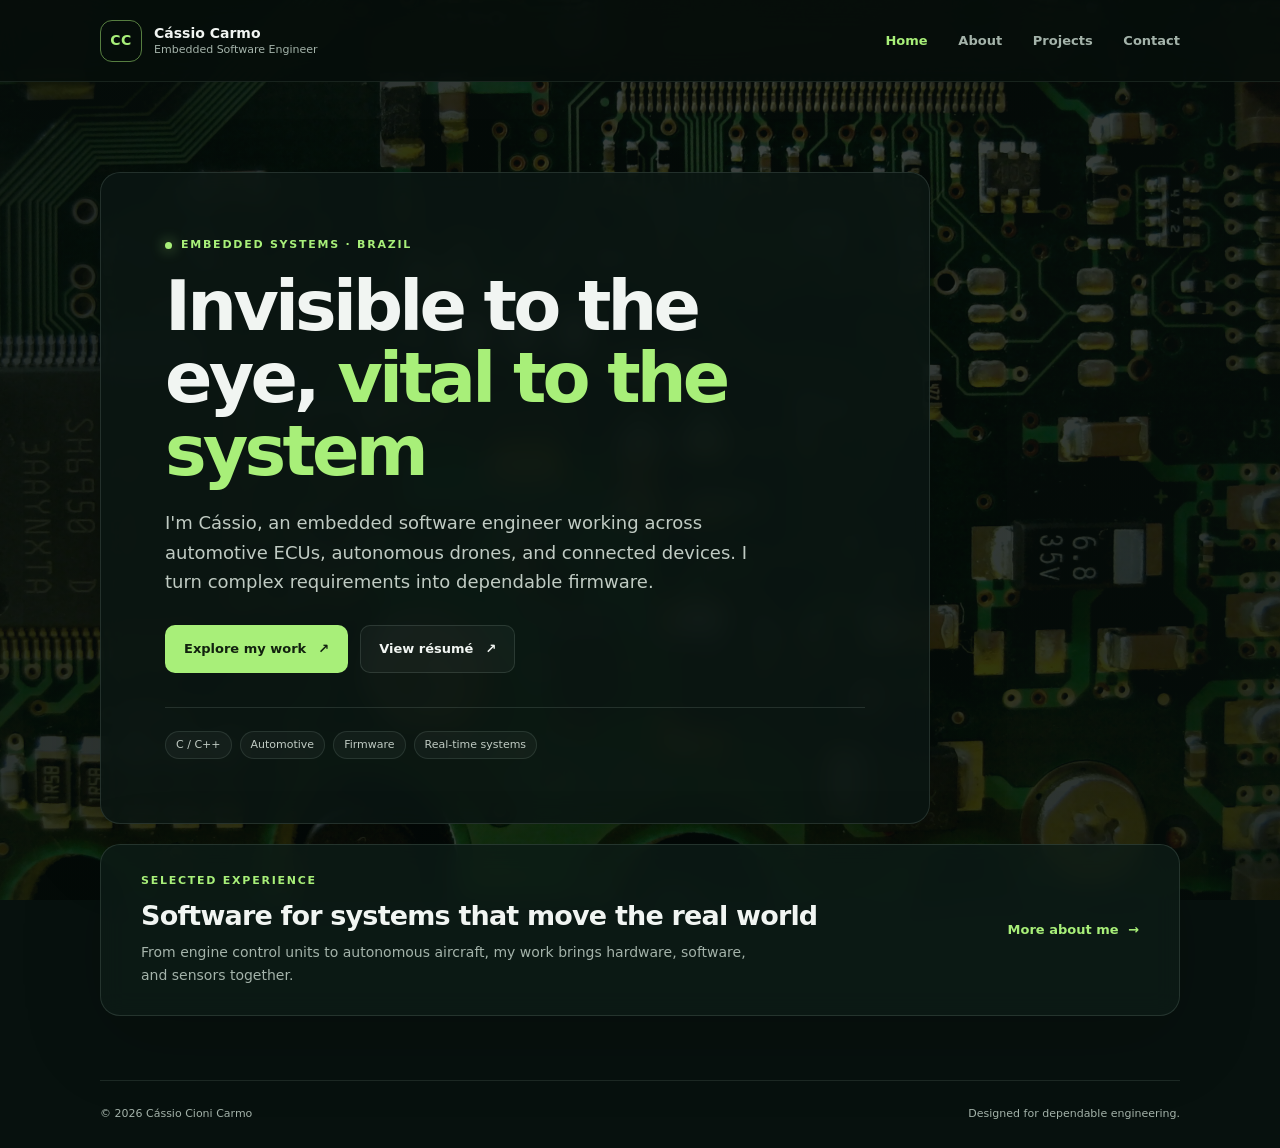
<file: index.html>
<!DOCTYPE html>
<html lang="en">
<head>
    <meta charset="UTF-8">
    <meta name="viewport" content="width=device-width, initial-scale=1.0">
    <meta name="description" content="Cássio Cioni Carmo is an embedded software engineer building reliable automotive, drone, and connected systems.">
    <meta name="theme-color" content="#07110e">
    <title>Cássio Cioni Carmo — Embedded Software Engineer</title>
    <link rel="stylesheet" href="styles/style.css?v=20261018">
</head>
<body>
    <header class="site-header">
        <a class="brand" href="index.html" aria-label="Cássio Carmo — Home">
            <span class="brand-mark">CC</span>
            <span class="brand-name">Cássio Carmo<span class="brand-role">Embedded Software Engineer</span></span>
        </a>
        <nav aria-label="Main navigation">
            <ul class="nav-list">
                <li><a href="index.html" aria-current="page">Home</a></li>
                <li><a href="about.html">About</a></li>
                <li><a href="projects.html">Projects</a></li>
                <li><a href="contact.html">Contact</a></li>
            </ul>
        </nav>
    </header>

    <main id="main-content" class="home-main">
        <section class="hero panel">
            <p class="eyebrow"><span class="status-dot"></span> Embedded systems · Brazil</p>
            <h1>Invisible to the eye,<span> vital to the system</span></h1>
            <p class="hero-copy">
                I'm Cássio, an embedded software engineer working across automotive ECUs,
                autonomous drones, and connected devices. I turn complex requirements into
                dependable firmware.
            </p>
            <div class="button-row">
                <a class="button button-primary" href="projects.html">Explore my work <span aria-hidden="true">↗</span></a>
                <a class="button button-secondary" href="Cassio_Cioni_Carmo_CV_EN.pdf" target="_blank" rel="noopener noreferrer">View résumé <span aria-hidden="true">↗</span></a>
            </div>
            <div class="expertise" aria-label="Areas of expertise">
                <span>C / C++</span>
                <span>Automotive</span>
                <span>Firmware</span>
                <span>Real-time systems</span>
            </div>
        </section>

        <section class="featured panel">
            <div>
                <p class="eyebrow">Selected experience</p>
                <h2>Software for systems that move the real world</h2>
                <p>From engine control units to autonomous aircraft, my work brings hardware, software, and sensors together.</p>
            </div>
            <a class="text-link" href="about.html">More about me <span aria-hidden="true">→</span></a>
        </section>
    </main>

    <footer class="site-footer">
        <span>© 2026 Cássio Cioni Carmo</span>
        <span>Designed for dependable engineering.</span>
    </footer>
</body>
</html>
</file>
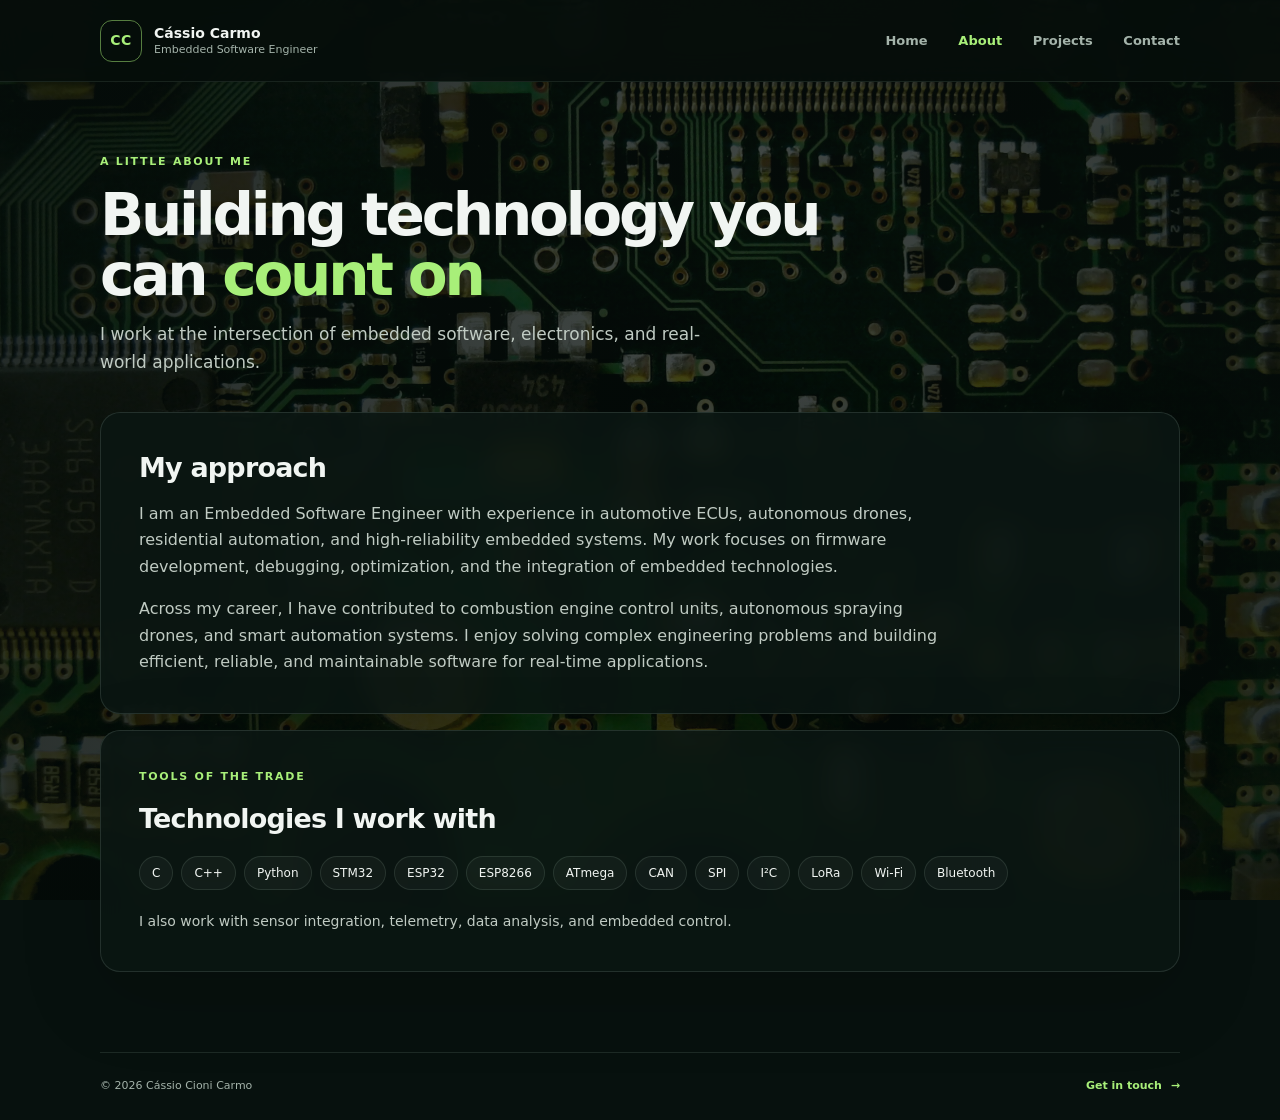
<file: about.html>
<!DOCTYPE html>
<html lang="en">
<head>
    <meta charset="UTF-8">
    <meta name="viewport" content="width=device-width, initial-scale=1.0">
    <meta name="description" content="Learn about Cássio Cioni Carmo, an embedded software engineer working with automotive, drones, and connected systems.">
    <meta name="theme-color" content="#07110e">
    <title>About — Cássio Cioni Carmo</title>
    <link rel="stylesheet" href="styles/style.css?v=20261018">
</head>
<body>
    <header class="site-header">
        <a class="brand" href="index.html" aria-label="Cássio Carmo — Home">
            <span class="brand-mark">CC</span>
            <span class="brand-name">Cássio Carmo<span class="brand-role">Embedded Software Engineer</span></span>
        </a>
        <nav aria-label="Main navigation">
            <ul class="nav-list">
                <li><a href="index.html">Home</a></li>
                <li><a href="about.html" aria-current="page">About</a></li>
                <li><a href="projects.html">Projects</a></li>
                <li><a href="contact.html">Contact</a></li>
            </ul>
        </nav>
    </header>

    <main id="main-content" class="page-main">
        <section class="page-heading">
            <p class="eyebrow">A little about me</p>
            <h1>Building technology you can <span>count on</span></h1>
            <p class="page-lead">I work at the intersection of embedded software, electronics, and real-world applications.</p>
        </section>

        <section class="content-panel panel">
            <h2>My approach</h2>
            <p>
                I am an Embedded Software Engineer with experience in automotive ECUs, autonomous drones,
                residential automation, and high-reliability embedded systems. My work focuses on firmware
                development, debugging, optimization, and the integration of embedded technologies.
            </p>
            <p>
                Across my career, I have contributed to combustion engine control units, autonomous spraying
                drones, and smart automation systems. I enjoy solving complex engineering problems and
                building efficient, reliable, and maintainable software for real-time applications.
            </p>
        </section>

        <section class="content-panel panel">
            <p class="eyebrow">Tools of the trade</p>
            <h2>Technologies I work with</h2>
            <div class="tag-list" aria-label="Technologies">
                <span>C</span><span>C++</span><span>Python</span><span>STM32</span><span>ESP32</span>
                <span>ESP8266</span><span>ATmega</span><span>CAN</span><span>SPI</span><span>I²C</span>
                <span>LoRa</span><span>Wi-Fi</span><span>Bluetooth</span>
            </div>
            <p class="muted-copy">I also work with sensor integration, telemetry, data analysis, and embedded control.</p>
        </section>
    </main>

    <footer class="site-footer">
        <span>© 2026 Cássio Cioni Carmo</span>
        <a class="text-link" href="contact.html">Get in touch <span aria-hidden="true">→</span></a>
    </footer>
</body>
</html>
</file>
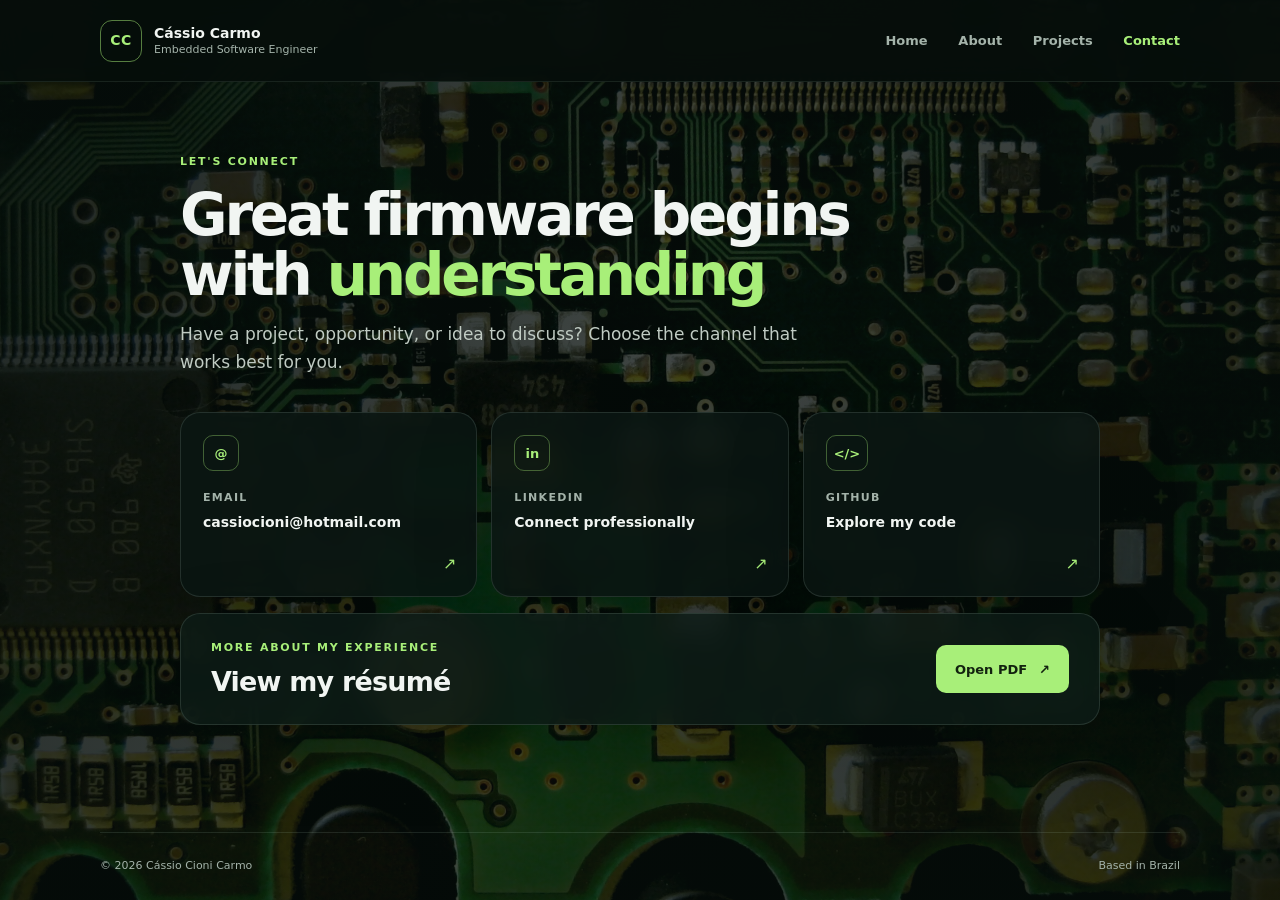
<file: contact.html>
<!DOCTYPE html>
<html lang="en">
<head>
    <meta charset="UTF-8">
    <meta name="viewport" content="width=device-width, initial-scale=1.0">
    <meta name="description" content="Contact Cássio Cioni Carmo about embedded software, firmware, and engineering opportunities.">
    <meta name="theme-color" content="#07110e">
    <title>Contact — Cássio Cioni Carmo</title>
    <link rel="stylesheet" href="styles/style.css?v=20261018">
</head>
<body>
    <header class="site-header">
        <a class="brand" href="index.html" aria-label="Cássio Carmo — Home">
            <span class="brand-mark">CC</span>
            <span class="brand-name">Cássio Carmo<span class="brand-role">Embedded Software Engineer</span></span>
        </a>
        <nav aria-label="Main navigation">
            <ul class="nav-list">
                <li><a href="index.html">Home</a></li>
                <li><a href="about.html">About</a></li>
                <li><a href="projects.html">Projects</a></li>
                <li><a href="contact.html" aria-current="page">Contact</a></li>
            </ul>
        </nav>
    </header>

    <main id="main-content" class="page-main contact-main">
        <section class="page-heading">
            <p class="eyebrow">Let's connect</p>
            <h1>Great firmware begins with <span>understanding</span></h1>
            <p class="page-lead">Have a project, opportunity, or idea to discuss? Choose the channel that works best for you.</p>
        </section>

        <section class="contact-grid" aria-label="Contact options">
            <a class="contact-card panel" href="mailto:cassiocioni@hotmail.com">
                <span class="contact-icon" aria-hidden="true">@</span>
                <span class="contact-label">Email</span>
                <span class="contact-value">cassiocioni@hotmail.com</span>
                <span class="contact-arrow" aria-hidden="true">↗</span>
            </a>
            <a class="contact-card panel" href="https://www.linkedin.com/in/cassioccarmo" target="_blank" rel="noopener noreferrer">
                <span class="contact-icon" aria-hidden="true">in</span>
                <span class="contact-label">LinkedIn</span>
                <span class="contact-value">Connect professionally</span>
                <span class="contact-arrow" aria-hidden="true">↗</span>
            </a>
            <a class="contact-card panel" href="https://github.com/cassioccarmo" target="_blank" rel="noopener noreferrer">
                <span class="contact-icon" aria-hidden="true">&lt;/&gt;</span>
                <span class="contact-label">GitHub</span>
                <span class="contact-value">Explore my code</span>
                <span class="contact-arrow" aria-hidden="true">↗</span>
            </a>
        </section>

        <section class="resume-card panel">
            <div>
                <p class="eyebrow">More about my experience</p>
                <h2>View my résumé</h2>
            </div>
            <a class="button button-primary" href="Cassio_Cioni_Carmo_CV_EN.pdf" target="_blank" rel="noopener noreferrer">Open PDF<span aria-hidden="true">↗</span></a>
        </section>
    </main>

    <footer class="site-footer">
        <span>© 2026 Cássio Cioni Carmo</span>
        <span>Based in Brazil</span>
    </footer>
</body>
</html>
</file>
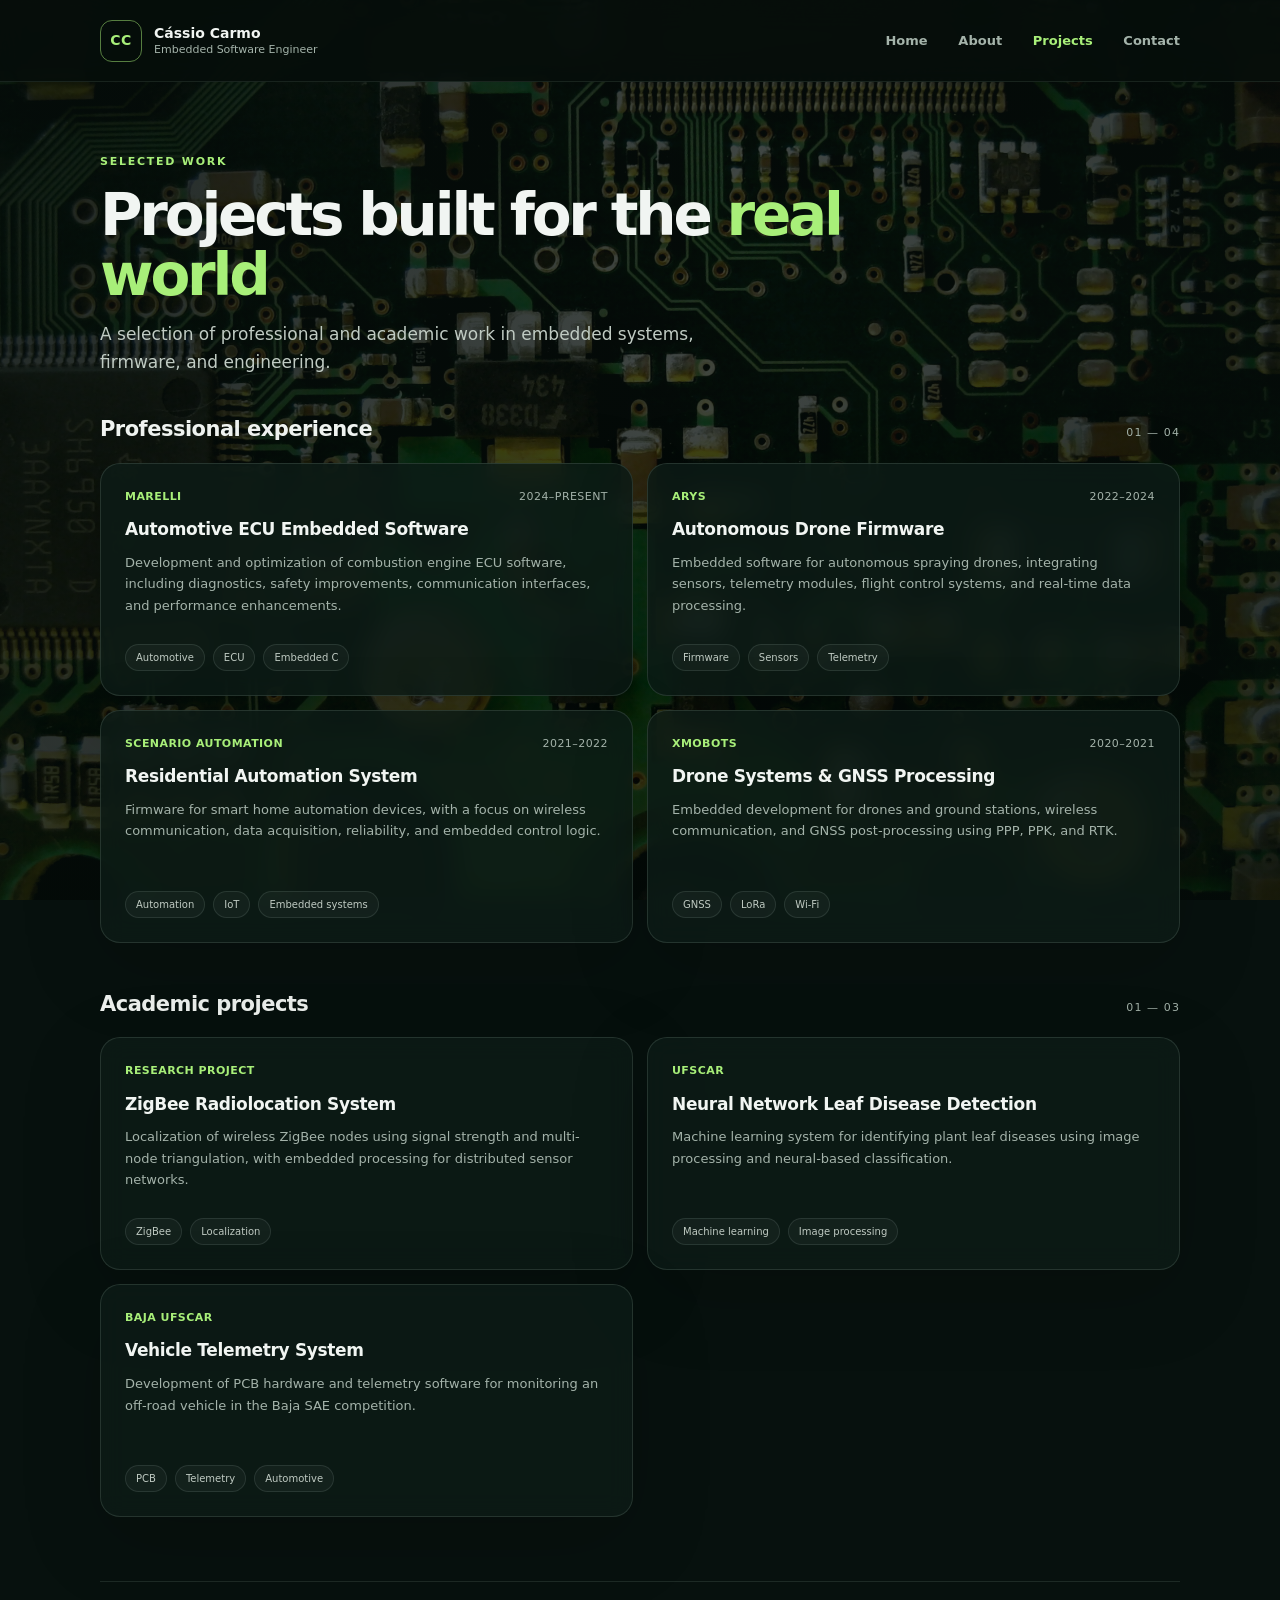
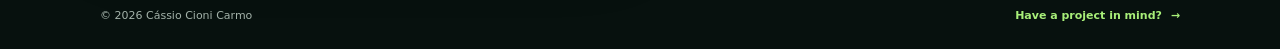
<file: projects.html>
<!DOCTYPE html>
<html lang="en">
<head>
    <meta charset="UTF-8">
    <meta name="viewport" content="width=device-width, initial-scale=1.0">
    <meta name="description" content="Professional and academic embedded software projects by Cássio Cioni Carmo.">
    <meta name="theme-color" content="#07110e">
    <title>Projects — Cássio Cioni Carmo</title>
    <link rel="stylesheet" href="styles/style.css?v=20261018">
</head>
<body>
    <header class="site-header">
        <a class="brand" href="index.html" aria-label="Cássio Carmo — Home">
            <span class="brand-mark">CC</span>
            <span class="brand-name">Cássio Carmo<span class="brand-role">Embedded Software Engineer</span></span>
        </a>
        <nav aria-label="Main navigation">
            <ul class="nav-list">
                <li><a href="index.html">Home</a></li>
                <li><a href="about.html">About</a></li>
                <li><a href="projects.html" aria-current="page">Projects</a></li>
                <li><a href="contact.html">Contact</a></li>
            </ul>
        </nav>
    </header>

    <main id="main-content" class="page-main">
        <section class="page-heading">
            <p class="eyebrow">Selected work</p>
            <h1>Projects built for the <span>real world</span></h1>
            <p class="page-lead">A selection of professional and academic work in embedded systems, firmware, and engineering.</p>
        </section>

        <section class="project-section" aria-labelledby="professional-projects">
            <div class="section-heading">
                <h2 id="professional-projects">Professional experience</h2>
                <span class="section-count">01 — 04</span>
            </div>
            <div class="project-grid">
                <article class="project-card panel">
                    <p class="project-meta">Marelli <span>2024–Present</span></p>
                    <h3>Automotive ECU Embedded Software</h3>
                    <p>Development and optimization of combustion engine ECU software, including diagnostics, safety improvements, communication interfaces, and performance enhancements.</p>
                    <div class="tag-list"><span>Automotive</span><span>ECU</span><span>Embedded C</span></div>
                </article>
                <article class="project-card panel">
                    <p class="project-meta">Arys <span>2022–2024</span></p>
                    <h3>Autonomous Drone Firmware</h3>
                    <p>Embedded software for autonomous spraying drones, integrating sensors, telemetry modules, flight control systems, and real-time data processing.</p>
                    <div class="tag-list"><span>Firmware</span><span>Sensors</span><span>Telemetry</span></div>
                </article>
                <article class="project-card panel">
                    <p class="project-meta">Scenario Automation <span>2021–2022</span></p>
                    <h3>Residential Automation System</h3>
                    <p>Firmware for smart home automation devices, with a focus on wireless communication, data acquisition, reliability, and embedded control logic.</p>
                    <div class="tag-list"><span>Automation</span><span>IoT</span><span>Embedded systems</span></div>
                </article>
                <article class="project-card panel">
                    <p class="project-meta">XMobots <span>2020–2021</span></p>
                    <h3>Drone Systems &amp; GNSS Processing</h3>
                    <p>Embedded development for drones and ground stations, wireless communication, and GNSS post-processing using PPP, PPK, and RTK.</p>
                    <div class="tag-list"><span>GNSS</span><span>LoRa</span><span>Wi-Fi</span></div>
                </article>
            </div>
        </section>

        <section class="project-section" aria-labelledby="academic-projects">
            <div class="section-heading">
                <h2 id="academic-projects">Academic projects</h2>
                <span class="section-count">01 — 03</span>
            </div>
            <div class="project-grid">
                <article class="project-card panel">
                    <p class="project-meta">Research project</p>
                    <h3>ZigBee Radiolocation System</h3>
                    <p>Localization of wireless ZigBee nodes using signal strength and multi-node triangulation, with embedded processing for distributed sensor networks.</p>
                    <div class="tag-list"><span>ZigBee</span><span>Localization</span></div>
                </article>
                <article class="project-card panel">
                    <p class="project-meta">UFSCar</p>
                    <h3>Neural Network Leaf Disease Detection</h3>
                    <p>Machine learning system for identifying plant leaf diseases using image processing and neural-based classification.</p>
                    <div class="tag-list"><span>Machine learning</span><span>Image processing</span></div>
                </article>
                <article class="project-card panel">
                    <p class="project-meta">Baja UFSCar</p>
                    <h3>Vehicle Telemetry System</h3>
                    <p>Development of PCB hardware and telemetry software for monitoring an off-road vehicle in the Baja SAE competition.</p>
                    <div class="tag-list"><span>PCB</span><span>Telemetry</span><span>Automotive</span></div>
                </article>
            </div>
        </section>
    </main>

    <footer class="site-footer">
        <span>© 2026 Cássio Cioni Carmo</span>
        <a class="text-link" href="contact.html">Have a project in mind? <span aria-hidden="true">→</span></a>
    </footer>
</body>
</html>
</file>
<file: styles/style.css>
:root {
    color-scheme: dark;
    --page: #07110e;
    --panel: rgba(11, 22, 19, 0.88);
    --panel-soft: rgba(13, 28, 23, 0.82);
    --line: rgba(191, 219, 205, 0.14);
    --text: #f1f5f2;
    --muted: #a4b3aa;
    --accent: #a8ef79;
    --accent-dark: #12220f;
    --content-width: 1080px;
}

* {
    box-sizing: border-box;
}

html {
    min-width: 320px;
    scroll-behavior: smooth;
}

body {
    min-height: 100vh;
    margin: 0;
    display: flex;
    flex-direction: column;
    color: var(--text);
    background-color: var(--page);
    background-image:
        linear-gradient(115deg, rgba(5, 13, 10, 0.9) 0%, rgba(5, 13, 10, 0.76) 50%, rgba(5, 13, 10, 0.87) 100%),
        url("../images/background.jpg");
    background-position: center, center;
    background-size: cover;
    background-attachment: fixed;
    font-family: Inter, ui-sans-serif, system-ui, -apple-system, BlinkMacSystemFont, "Segoe UI", sans-serif;
    font-size: 16px;
    line-height: 1.65;
    -webkit-font-smoothing: antialiased;
}

a {
    color: inherit;
}

a:focus-visible {
    outline: 2px solid var(--accent);
    outline-offset: 4px;
    border-radius: 4px;
}

.site-header {
    position: sticky;
    z-index: 2;
    top: 0;
    width: 100%;
    min-height: 82px;
    padding: 14px max(6vw, calc((100vw - var(--content-width)) / 2));
    display: flex;
    align-items: center;
    justify-content: space-between;
    gap: 28px;
    border-bottom: 1px solid rgba(191, 219, 205, 0.1);
    background: rgba(6, 14, 11, 0.9);
    backdrop-filter: blur(16px);
}

.brand {
    display: inline-flex;
    align-items: center;
    gap: 12px;
    color: var(--text);
    text-decoration: none;
}

.brand-mark {
    width: 42px;
    height: 42px;
    display: grid;
    place-items: center;
    border: 1px solid rgba(168, 239, 121, 0.5);
    border-radius: 12px;
    color: var(--accent);
    font-size: 14px;
    font-weight: 750;
    letter-spacing: 0.04em;
}

.brand-name {
    font-size: 14px;
    font-weight: 700;
    line-height: 1.35;
}

.brand-role {
    display: block;
    color: var(--muted);
    font-size: 11px;
    font-weight: 450;
}

.nav-list {
    margin: 0;
    padding: 0;
    display: flex;
    align-items: center;
    gap: clamp(16px, 2.4vw, 32px);
    list-style: none;
}

.nav-list a {
    color: var(--muted);
    font-size: 13px;
    font-weight: 550;
    text-decoration: none;
    transition: color 160ms ease;
}

.nav-list a:hover,
.nav-list a[aria-current="page"] {
    color: var(--accent);
}

.home-main,
.page-main {
    width: min(calc(100% - 48px), var(--content-width));
    margin: 0 auto;
    flex: 1;
}

.home-main {
    padding: clamp(56px, 10vh, 100px) 0 64px;
}

.page-main {
    padding: clamp(48px, 8vh, 80px) 0 64px;
}

.panel {
    border: 1px solid var(--line);
    border-radius: 20px;
    background: var(--panel);
    box-shadow: 0 24px 80px rgba(0, 0, 0, 0.18);
    backdrop-filter: blur(12px);
}

.hero {
    max-width: 830px;
    padding: clamp(30px, 6vw, 64px);
}

.eyebrow {
    margin: 0 0 16px;
    display: flex;
    align-items: center;
    gap: 9px;
    color: var(--accent);
    font-size: 11px;
    font-weight: 750;
    letter-spacing: 0.16em;
    line-height: 1.5;
    text-transform: uppercase;
}

.status-dot {
    width: 7px;
    height: 7px;
    border-radius: 50%;
    background: var(--accent);
    box-shadow: 0 0 14px rgba(168, 239, 121, 0.8);
}

h1,
h2,
h3,
p {
    margin-top: 0;
}

.hero h1,
.page-heading h1 {
    max-width: 760px;
    margin-bottom: 20px;
    font-size: clamp(40px, 7vw, 70px);
    font-weight: 680;
    letter-spacing: -0.055em;
    line-height: 1.04;
}

.hero h1 span,
.page-heading h1 span {
    color: var(--accent);
}

.hero-copy {
    max-width: 620px;
    margin-bottom: 28px;
    color: #c0cbc3;
    font-size: clamp(16px, 2vw, 18px);
}

.button-row {
    display: flex;
    flex-wrap: wrap;
    gap: 12px;
}

.button {
    min-height: 48px;
    padding: 0 18px;
    display: inline-flex;
    align-items: center;
    justify-content: center;
    gap: 12px;
    border: 1px solid transparent;
    border-radius: 10px;
    font-size: 13px;
    font-weight: 700;
    text-decoration: none;
    transition: transform 160ms ease, background-color 160ms ease, border-color 160ms ease;
}

.button:hover {
    transform: translateY(-2px);
}

.button-primary {
    color: var(--accent-dark);
    background: var(--accent);
}

.button-primary:hover {
    background: #bcf596;
}

.button-secondary {
    border-color: var(--line);
    color: var(--text);
    background: rgba(255, 255, 255, 0.035);
}

.button-secondary:hover {
    border-color: rgba(168, 239, 121, 0.55);
}

.expertise,
.tag-list {
    display: flex;
    flex-wrap: wrap;
    gap: 8px;
}

.expertise {
    margin-top: 34px;
    padding-top: 23px;
    border-top: 1px solid var(--line);
}

.expertise span,
.tag-list span {
    padding: 5px 10px;
    border: 1px solid rgba(191, 219, 205, 0.12);
    border-radius: 999px;
    color: #c0cbc3;
    background: rgba(255, 255, 255, 0.035);
    font-size: 11px;
    line-height: 1.5;
}

.featured {
    margin-top: 20px;
    padding: 28px clamp(24px, 4vw, 40px);
    display: flex;
    align-items: center;
    justify-content: space-between;
    gap: 32px;
    background: var(--panel-soft);
}

.featured .eyebrow {
    margin-bottom: 9px;
}

.featured h2,
.content-panel h2,
.resume-card h2 {
    margin-bottom: 8px;
    font-size: clamp(20px, 3vw, 27px);
    letter-spacing: -0.03em;
    line-height: 1.25;
}

.featured p:not(.eyebrow) {
    max-width: 620px;
    margin-bottom: 0;
    color: var(--muted);
    font-size: 14px;
}

.text-link {
    flex: 0 0 auto;
    color: var(--accent);
    font-size: 13px;
    font-weight: 700;
    text-decoration: none;
}

.text-link span {
    margin-left: 5px;
    transition: margin 160ms ease;
}

.text-link:hover span {
    margin-left: 9px;
}

.page-heading {
    margin-bottom: 36px;
}

.page-heading .eyebrow {
    margin-bottom: 14px;
}

.page-heading h1 {
    max-width: 780px;
    margin-bottom: 15px;
    font-size: clamp(38px, 6vw, 58px);
}

.page-lead {
    max-width: 640px;
    margin-bottom: 0;
    color: #c0cbc3;
    font-size: 17px;
}

.content-panel {
    margin-bottom: 16px;
    padding: clamp(24px, 4vw, 38px);
}

.content-panel h2 {
    margin-bottom: 16px;
}

.content-panel p:not(.eyebrow) {
    max-width: 800px;
    color: #c0cbc3;
}

.content-panel p:last-child {
    margin-bottom: 0;
}

.content-panel .tag-list {
    margin: 20px 0;
}

.content-panel .tag-list span {
    padding: 7px 12px;
    color: var(--text);
    font-size: 12px;
}

.muted-copy {
    font-size: 14px;
}

.project-section + .project-section {
    margin-top: 44px;
}

.section-heading {
    margin-bottom: 16px;
    display: flex;
    align-items: baseline;
    justify-content: space-between;
    gap: 20px;
}

.section-heading h2 {
    margin: 0;
    font-size: 21px;
    letter-spacing: -0.025em;
}

.section-count {
    color: var(--muted);
    font-size: 11px;
    letter-spacing: 0.1em;
}

.project-grid {
    display: grid;
    grid-template-columns: repeat(2, minmax(0, 1fr));
    gap: 14px;
}

.project-card {
    padding: 24px;
    background: var(--panel-soft);
    transition: transform 180ms ease, border-color 180ms ease;
}

.project-card:hover,
.contact-card:hover {
    transform: translateY(-3px);
    border-color: rgba(168, 239, 121, 0.38);
}

.project-meta {
    margin-bottom: 12px;
    display: flex;
    flex-wrap: wrap;
    justify-content: space-between;
    gap: 8px;
    color: var(--accent);
    font-size: 11px;
    font-weight: 700;
    letter-spacing: 0.04em;
    text-transform: uppercase;
}

.project-meta span {
    color: var(--muted);
    font-weight: 500;
}

.project-card h3 {
    margin-bottom: 10px;
    font-size: 17px;
    letter-spacing: -0.02em;
    line-height: 1.4;
}

.project-card > p:not(.project-meta) {
    min-height: 74px;
    margin-bottom: 18px;
    color: var(--muted);
    font-size: 13px;
}

.project-card .tag-list span {
    font-size: 10px;
}

.contact-main {
    max-width: 920px;
}

.contact-grid {
    display: grid;
    grid-template-columns: repeat(3, minmax(0, 1fr));
    gap: 14px;
}

.contact-card {
    position: relative;
    min-height: 185px;
    padding: 22px;
    display: flex;
    flex-direction: column;
    align-items: flex-start;
    text-decoration: none;
    transition: transform 180ms ease, border-color 180ms ease;
}

.contact-icon {
    min-width: 36px;
    height: 36px;
    margin-bottom: 18px;
    padding: 0 7px;
    display: grid;
    place-items: center;
    border: 1px solid rgba(168, 239, 121, 0.35);
    border-radius: 10px;
    color: var(--accent);
    font-size: 13px;
    font-weight: 750;
}

.contact-label {
    margin-bottom: 4px;
    color: var(--muted);
    font-size: 11px;
    font-weight: 700;
    letter-spacing: 0.12em;
    text-transform: uppercase;
}

.contact-value {
    padding-right: 16px;
    overflow-wrap: anywhere;
    font-size: 14px;
    font-weight: 600;
}

.contact-arrow {
    position: absolute;
    right: 20px;
    bottom: 19px;
    color: var(--accent);
    font-size: 16px;
}

.resume-card {
    margin-top: 16px;
    padding: 26px 30px;
    display: flex;
    align-items: center;
    justify-content: space-between;
    gap: 24px;
    background: var(--panel-soft);
}

.resume-card .eyebrow {
    margin-bottom: 8px;
}

.resume-card h2 {
    margin-bottom: 0;
}

.site-footer {
    width: min(calc(100% - 48px), var(--content-width));
    min-height: 68px;
    margin: 0 auto;
    display: flex;
    align-items: center;
    justify-content: space-between;
    gap: 18px;
    border-top: 1px solid rgba(191, 219, 205, 0.12);
    color: var(--muted);
    font-size: 11px;
}

.site-footer .text-link {
    font-size: 11px;
}

@media (max-width: 680px) {
    body {
        background-attachment: scroll;
    }

    .site-header {
        position: static;
        padding: 13px 20px 0;
        flex-direction: column;
        align-items: flex-start;
        gap: 12px;
    }

    .site-header nav {
        width: 100%;
        overflow-x: auto;
    }

    .nav-list {
        min-width: max-content;
        padding: 0 0 12px;
        gap: 22px;
    }

    .home-main,
    .page-main {
        width: min(calc(100% - 32px), var(--content-width));
    }

    .home-main {
        padding-top: 28px;
    }

    .page-main {
        padding-top: 38px;
    }

    .hero {
        padding: 28px 22px;
    }

    .hero h1 {
        font-size: clamp(38px, 12vw, 56px);
    }

    .featured,
    .resume-card {
        align-items: flex-start;
        flex-direction: column;
    }

    .featured {
        gap: 18px;
    }

    .project-grid,
    .contact-grid {
        grid-template-columns: 1fr;
    }

    .project-card > p:not(.project-meta) {
        min-height: 0;
    }

    .contact-card {
        min-height: 155px;
    }

    .site-footer {
        width: min(calc(100% - 32px), var(--content-width));
        padding: 16px 0;
        align-items: flex-start;
        flex-direction: column;
        justify-content: center;
        gap: 4px;
    }
}

@media (prefers-reduced-motion: reduce) {
    *,
    *::before,
    *::after {
        scroll-behavior: auto !important;
        transition-duration: 0.01ms !important;
    }
}
</file>
